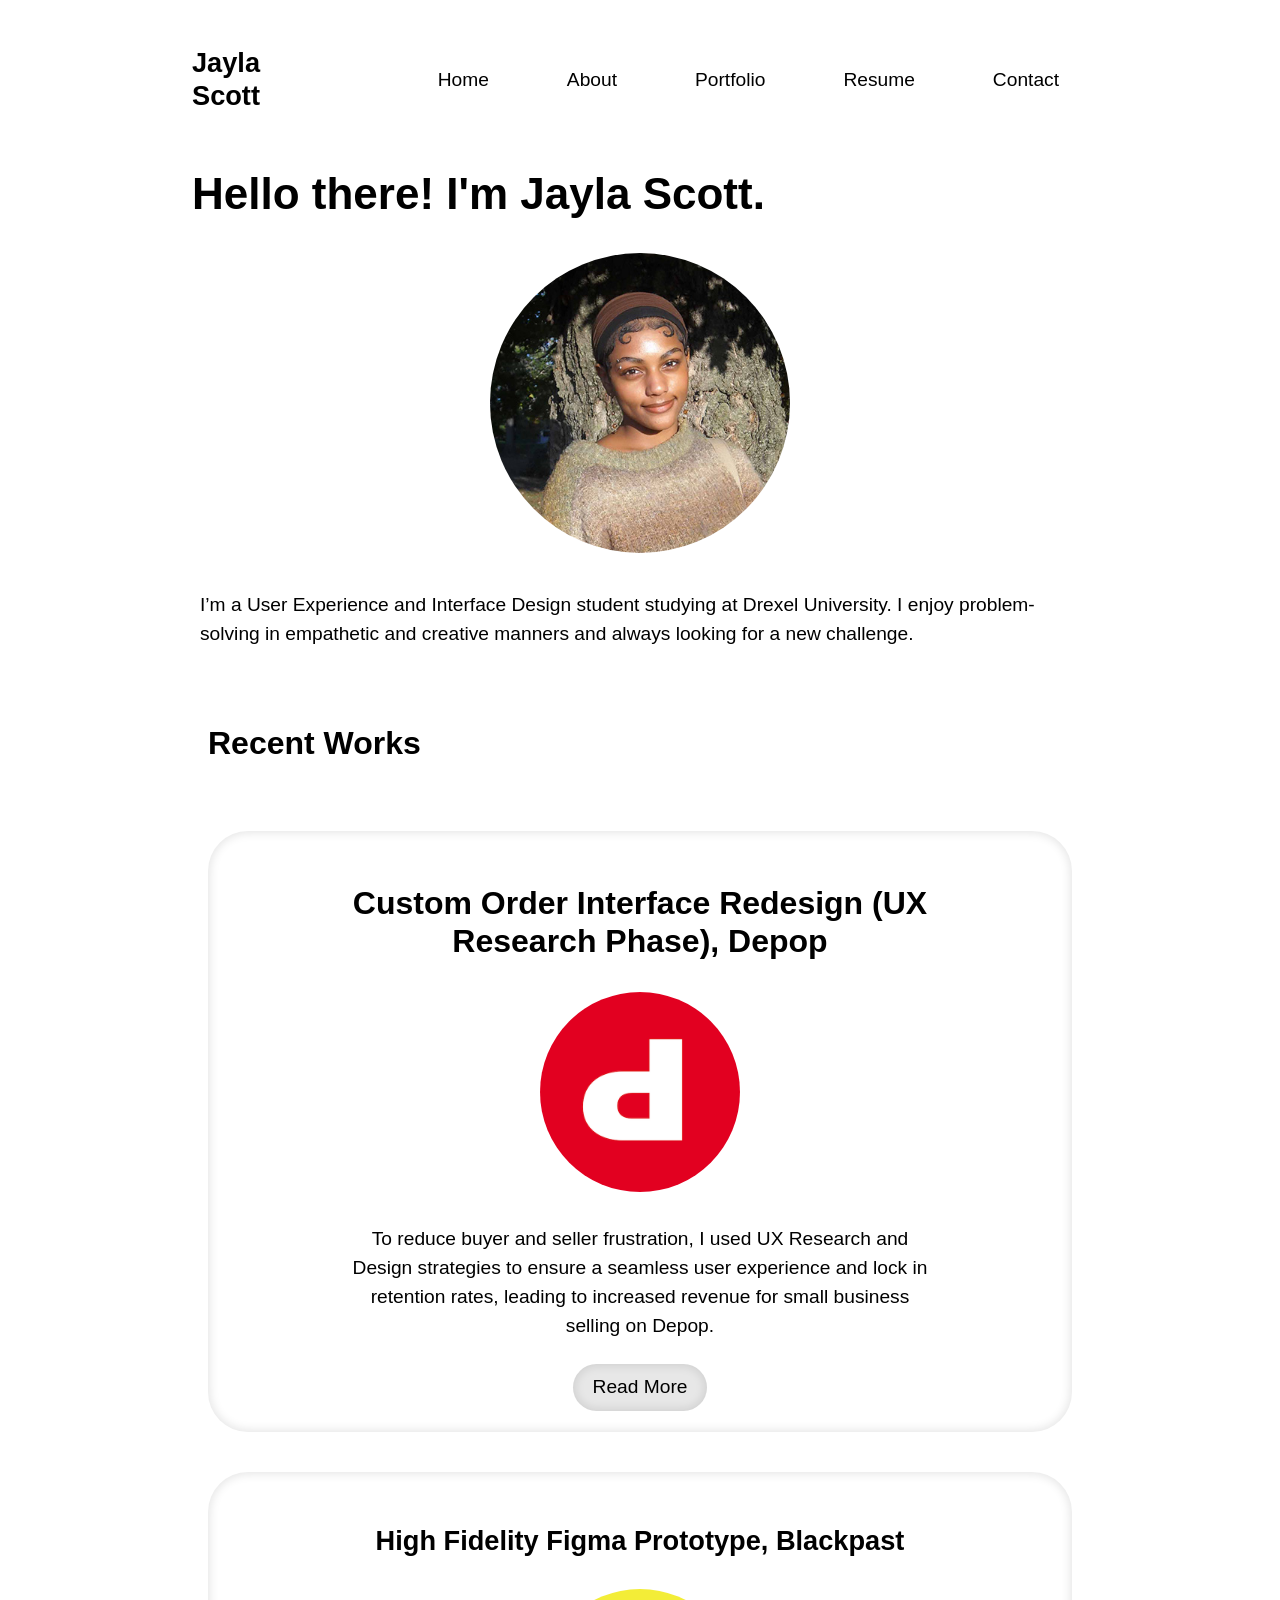
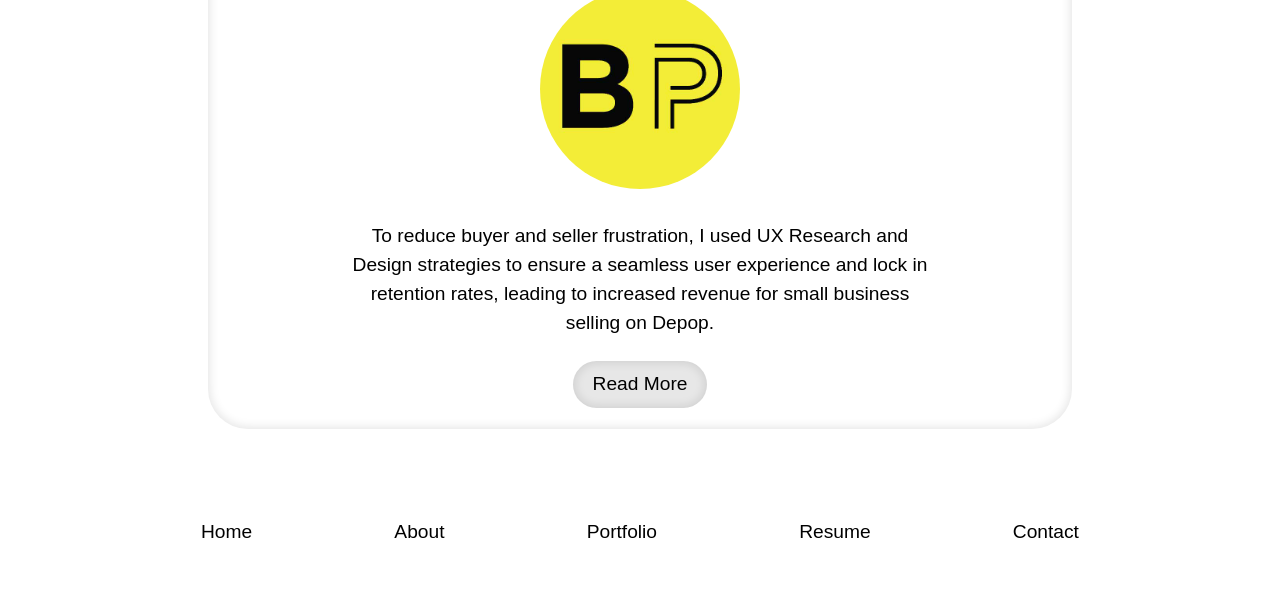
<file: index.html>
<!DOCTYPE html>
<html lang="en">
<head>
    <meta charset="UTF-8">
    <meta name="viewport" content="width=device-width, initial-scale=1.0">
    <title>Jayla Scott's Website</title>
    <link rel="stylesheet" href="css/style.css"/>
</head>

<body>
 

    <header class="header">
    <div class="header-inner">
 
<!-- watched YT video to help me with hamburger menu -->
    <h3>Jayla Scott</h3>
      <input type="checkbox" id="toggle-menu">

    <label class="hamburga" for="toggle-menu">
        <span class="hamburger-bar"></span>
        <span class="hamburger-bar"></span>
        <span class="hamburger-bar"></span>
    </label>

     <ul class="nav">
        <li><a href="index.html">Home</a></li>
        <li><a href="about.html">About</a></li>
        <li><a href="portfolio.html">Portfolio</a></li>
        <li><a href="resume.html">Resume</a></li>
        <li><a href="contact.html">Contact</a></li>
    </ul>
    </header>

 
    <main>
         <h1>Hello there! I'm Jayla Scott.</h1>

    <section class="homepage-photo">
       <img src = "Images/jaylahp.jpg"
       alt = "Jayla wearing an earth toned sweater, smiling and standing in a field with grass and trees"
       width="300"
       height = "300"
       style="border-radius: 150px;">
       </section>
    
        <p>
            I’m a User Experience and Interface Design student studying at Drexel University. 
            I enjoy problem-solving in empathetic and creative manners and always looking for a new challenge.
        </p>
    
        <section class="heading-2">
            <h2>Recent Works</h2>
        </section>

        <section class="project-container">
            <section class="project-content">
                <h2>Custom Order Interface Redesign (UX Research Phase), Depop</h2>
                <img src="Images/depoplogo.png"
                width=200
                height=200
                style="border-radius: 150px;"
                alt="Red background, white letter D depop logo">
            <p> 
                To reduce buyer and seller frustration, I used UX Research and Design strategies to ensure a seamless user experience and lock in retention rates, 
                leading to increased revenue for small business selling on Depop.
            </p>     
        <a href="portfolio.html#Case-Studies" class="button">Read More</a>
        </section>
        </section>

        <section class="project-container">
            <section class="project-content">
            <h3>High Fidelity Figma Prototype, Blackpast</h3>
            <img src="Images/bplogo.jpg"
            width=200
            height=200
            style="border-radius: 150px;"
            alt="Blackpast initial logo with yellow background"
            >
             <p> 
           To reduce buyer and seller frustration, I used UX Research and Design strategies to ensure a seamless user experience
           and lock in retention rates, leading to increased revenue for small business selling on Depop. 
            </p>
        <a href="portfolio.html#Case-Studies" class="button">Read More</a>
        </section>
        </section>


       <footer class="footer">
            <nav aria-label="Footer">
            <a href="index.html">Home</a>
            <a href="about.html">About</a>
            <a href="portfolio.html">Portfolio</a>
            <a href="resume.html">Resume</a>
            <a href="contact.html">Contact</a>
            </nav>
        </footer>

    </main>
</body>
</html>
</file>
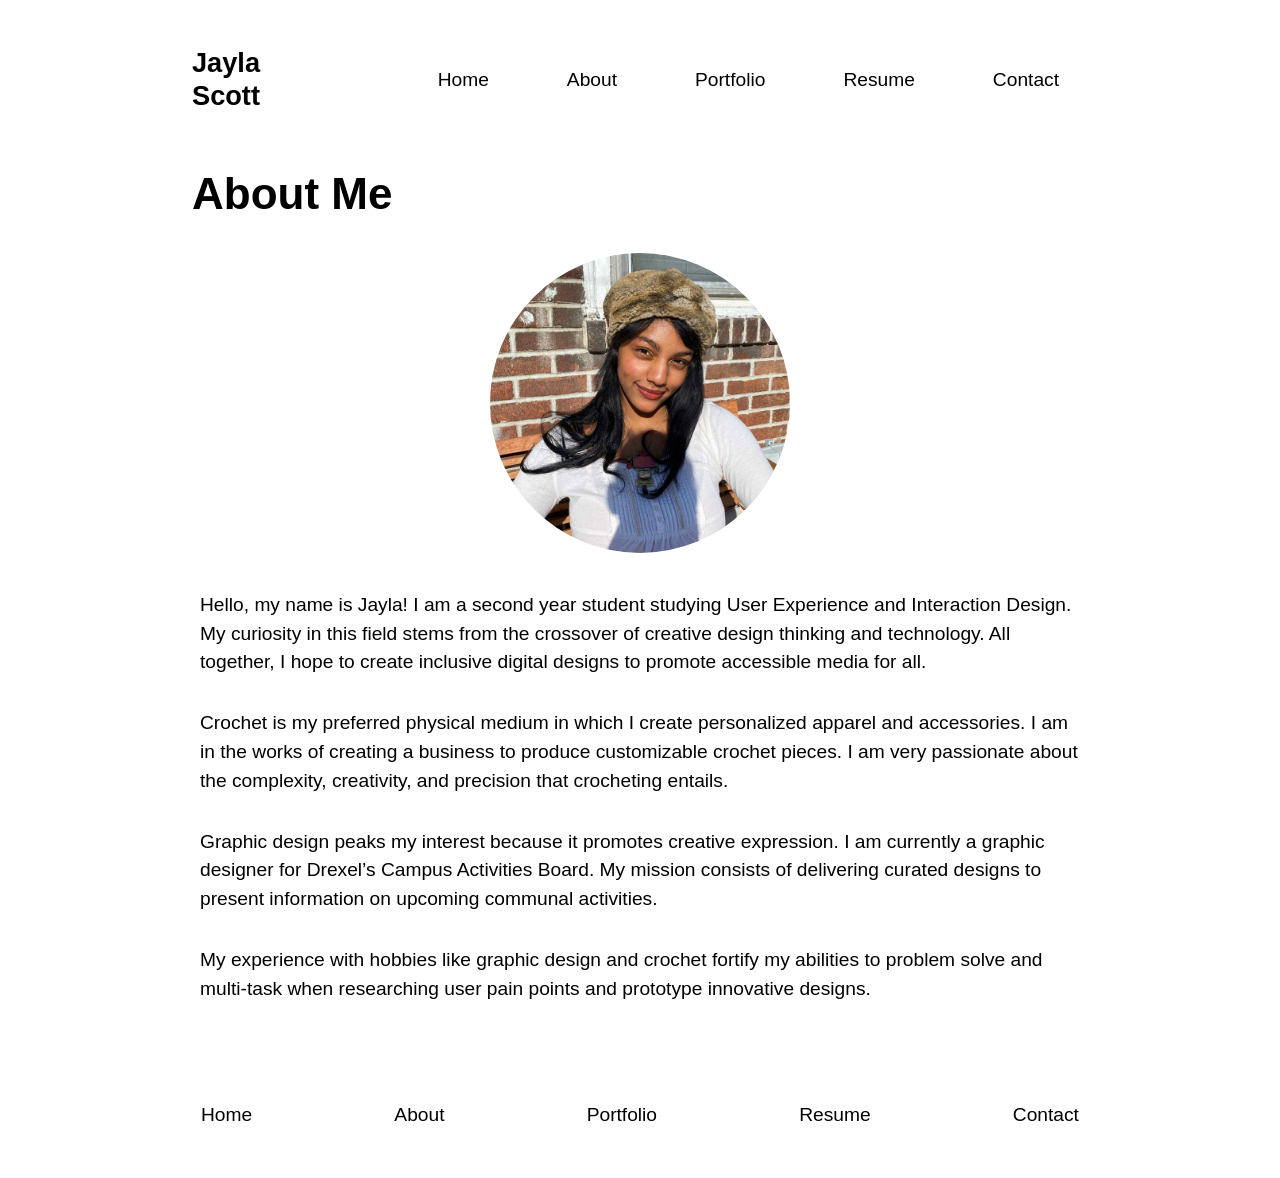
<file: about.html>
<!DOCTYPE html>
<html lang="en">
<head>
    <meta charset="UTF-8">
    <meta name="viewport" content="width=device-width, initial-scale=1.0">
    <title>About</title>
    <link rel="stylesheet" href="css/style.css"/>
</head>
<body>
     <header class="header">
    <div class="header-inner">
 

    <h3>Jayla Scott</h3>
      <input type="checkbox" id="toggle-menu">

    <label class="hamburga" for="toggle-menu">
        <span class="hamburger-bar"></span>
        <span class="hamburger-bar"></span>
        <span class="hamburger-bar"></span>
    </label>
    
     <ul class="nav">
        <li><a href="index.html">Home</a></li>
        <li><a href="about.html">About</a></li>
        <li><a href="portfolio.html">Portfolio</a></li>
        <li><a href="resume.html">Resume</a></li>
        <li><a href="contact.html">Contact</a></li>
    </ul>
    </header>

    <header>
        <h1>About Me</h1>
     </header>
     <section class="about-photo">
        <img src="./Images/jayla-about.jpg" 
        alt="Portrait of Jayla"
        width="300"
        height="300"
        style="border-radius: 150px;"
        >
     </section>
       <p>
            Hello, my name is Jayla! I am a second year student studying User Experience and Interaction Design. 
            My curiosity in this field stems from the crossover of creative design thinking and technology. 
            All together, I hope to create inclusive digital designs to promote accessible media for all.

        </p>

        <p>
            Crochet is my preferred physical medium in which I create personalized apparel and accessories. 
            I am in the works of creating a business to produce customizable crochet pieces. 
            I am very passionate about the complexity, creativity, and precision that crocheting entails.
        </p>

         <p>
         Graphic design peaks my interest because it promotes creative expression. 
         I am currently a graphic designer for Drexel’s Campus Activities Board.
          My mission consists of delivering curated designs to present information on upcoming communal activities.

        </p>

        <p>
        My experience with hobbies like graphic design and crochet fortify my abilities
         to problem solve and multi-task when researching user pain points and prototype innovative designs.
        </p>
     

    <main>
    </main>


       <footer class="footer">
            <nav aria-label="Footer">
            <a href="index.html">Home</a>
            <a href="about.html">About</a>
            <a href="portfolio.html">Portfolio</a>
            <a href="resume.html">Resume</a>
            <a href="contact.html">Contact</a>
            </nav>
        </footer>
</body>
</html>
</file>
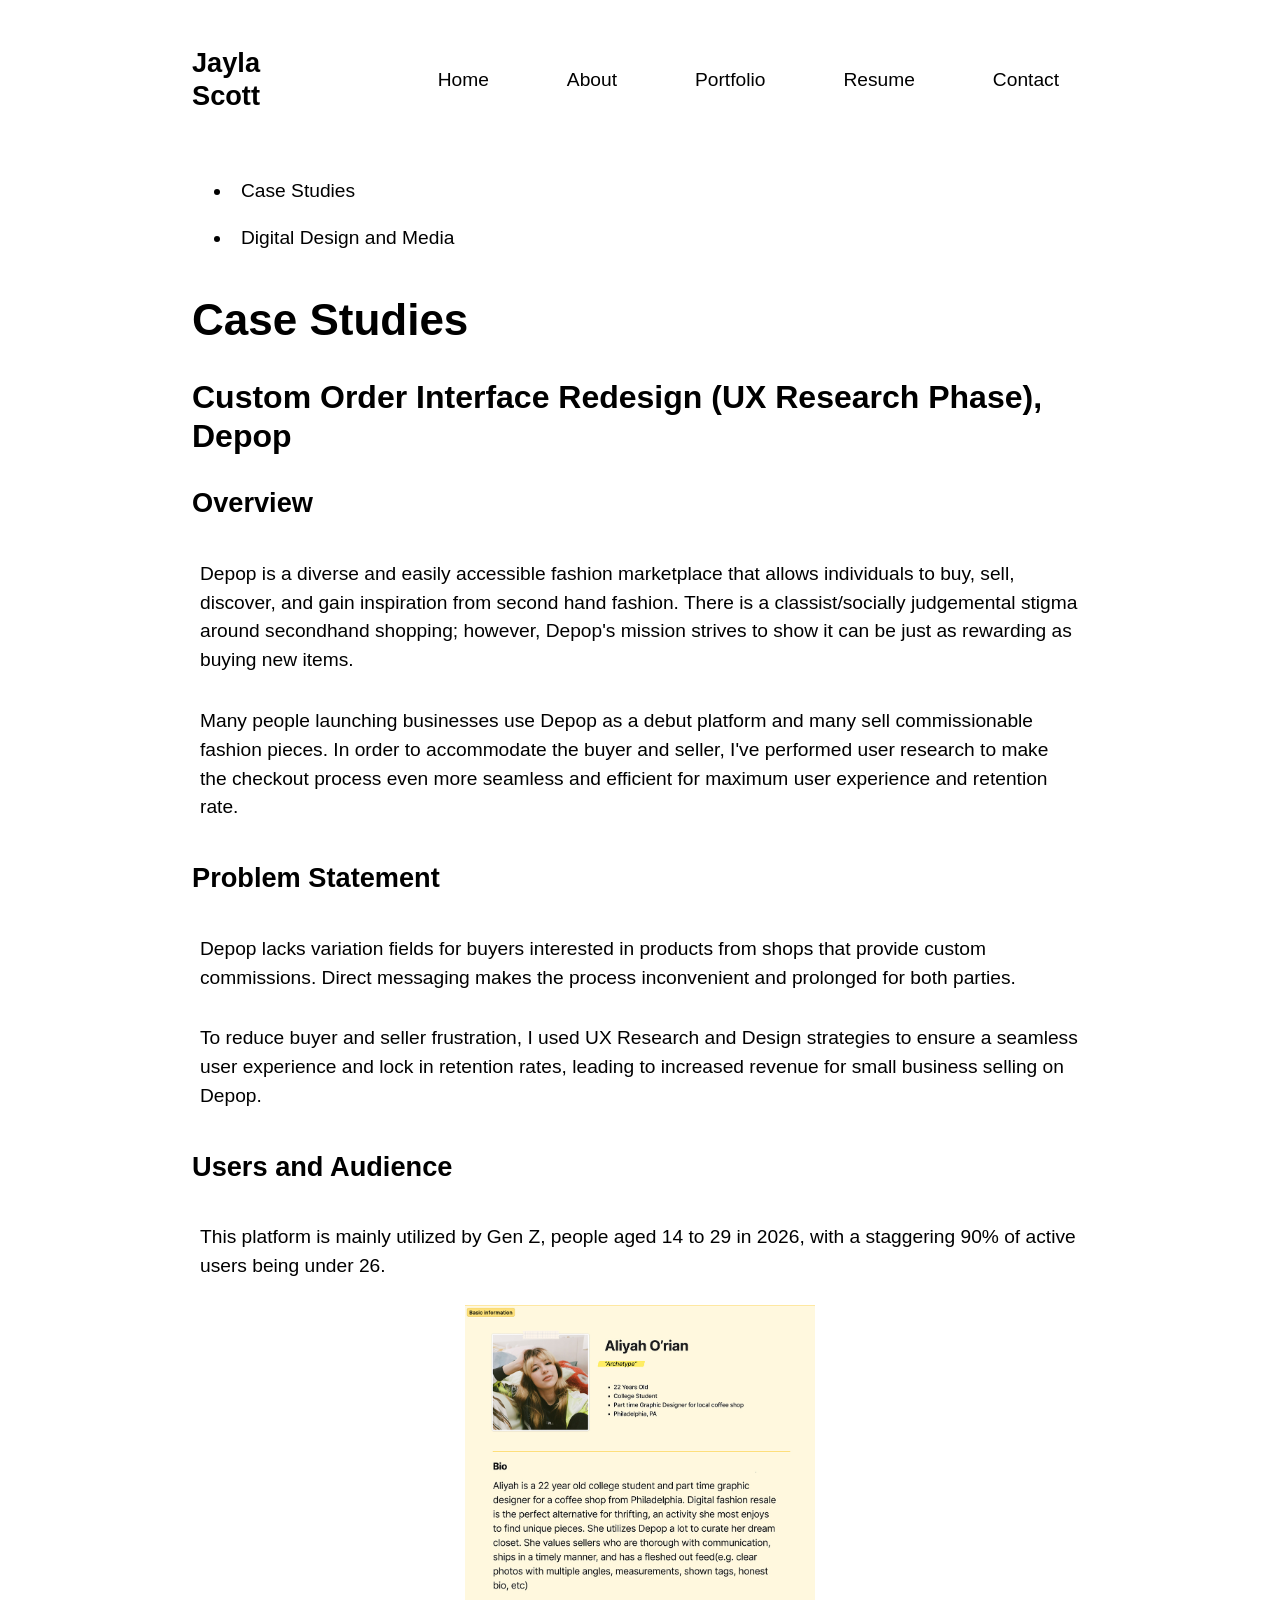
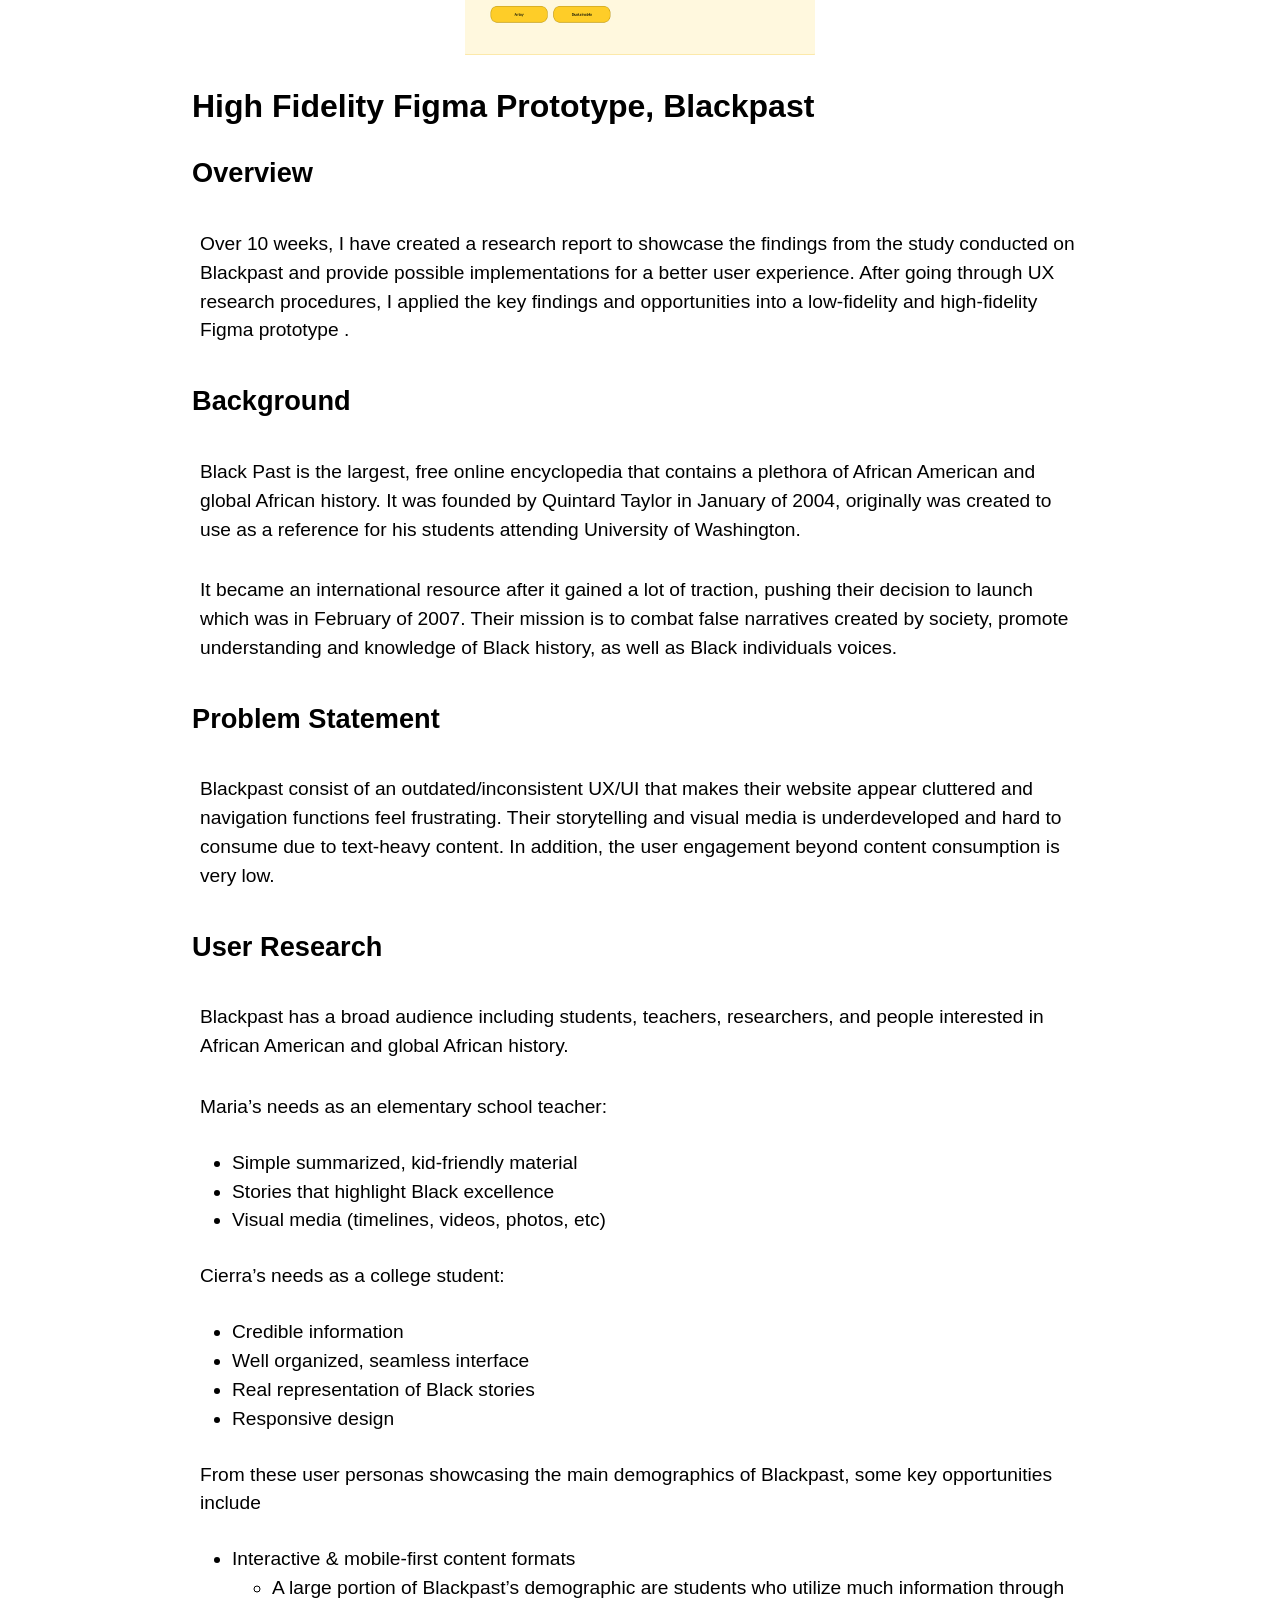
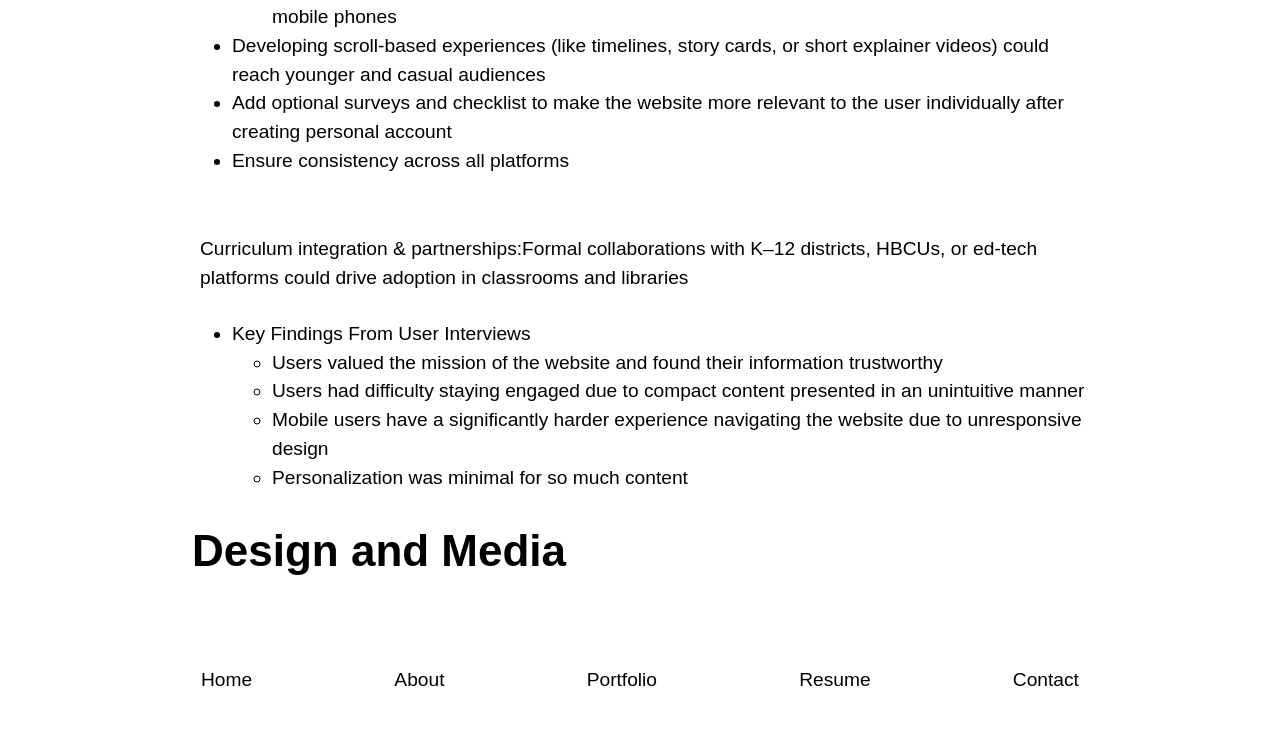
<file: portfolio.html>
<!DOCTYPE html>
<html lang="en">
<head>
    <meta charset="UTF-8">
    <meta name="viewport" content="width=device-width, initial-scale=1.0">
    <title>Portfolio</title>
    <link rel="stylesheet" href="css/style.css"/>

</head>
<body>
   <header class="header">
    <div class="header-inner">
 

    <h3>Jayla Scott</h3>
      <input type="checkbox" id="toggle-menu">

    <label class="hamburga" for="toggle-menu">
        <span class="hamburger-bar"></span>
        <span class="hamburger-bar"></span>
        <span class="hamburger-bar"></span>
    </label>
    
     <ul class="nav">
        <li><a href="index.html">Home</a></li>
        <li><a href="about.html">About</a></li>
        <li><a href="portfolio.html">Portfolio</a></li>
        <li><a href="resume.html">Resume</a></li>
        <li><a href="contact.html">Contact</a></li>
    </ul>
    </header>


<ul>
    <li><a href="#Case-Studies">Case Studies</a></li>
    <li><a href="#Digital-Design-and-Media">Digital Design and Media</a></li>
</ul>
    <h1 id="Case-Studies">Case Studies</h1>
    <h2> Custom Order Interface Redesign (UX Research Phase), Depop</h2>

<h3>Overview</h3>

<section>
    <p> 
        Depop is a diverse and easily accessible fashion marketplace that allows individuals to buy, sell, discover, and gain inspiration from second hand fashion. 
        There is a classist/socially judgemental stigma around secondhand shopping; however, 
        Depop's mission strives to show it can be just as rewarding as buying new items. 
    </p>
    <p>
        Many people launching businesses use Depop as a debut platform and many sell commissionable fashion pieces.
        In order to accommodate the buyer and seller, I've performed user research to make the checkout process even 
        more seamless and efficient for maximum user experience and retention rate.

</p>
</section>
    
<h3>Problem Statement</h3>

<section>
    <p>
        Depop lacks variation fields for buyers interested in products from shops that provide custom commissions. 
        Direct messaging makes the process inconvenient and prolonged for both parties.
    </p>
        
    <p>
        To reduce buyer and seller frustration, I used UX Research and Design strategies to ensure a seamless user experience and lock in retention rates, 
        leading to increased revenue for small business selling on Depop. 
    </p>
</section>

<section>

    <h3>Users and Audience</h3>

    <p>
        This platform is mainly utilized by Gen Z, people aged 14 to 29 in 2026, with a staggering 90% of active users being under 26. 
    </p>
</section>

<section  class="portfolio-imgs">
  <img src ="Images/userpersona.jpg"
  width="350"
  height="350"
  alt="User persona of a young adult female with fair skin and black and blonde hair, wearing a grren and black hoodie"
  > 
</section>


    <h2>High Fidelity Figma Prototype, Blackpast</h2>

     <h3>Overview</h3>

    <p>
        Over 10 weeks, I have created a research report to showcase the findings from the study conducted on Blackpast and provide 
        possible implementations for a better user experience. After going through UX research procedures, I applied the key findings 
        and opportunities into a low-fidelity and high-fidelity Figma prototype .
    </p>

    <h3>Background</h3>
    <p>
        Black Past is the largest, free online encyclopedia that contains a plethora of African American and global African history. 
        It was founded by Quintard Taylor in January of 2004, originally was created to use as a reference for his students attending
         University of Washington.
    </p>
    <p>
    It became an international resource after it gained a lot of traction, pushing their decision to launch which was in February of 2007.
    Their mission is to combat false narratives created by society, promote understanding and knowledge of Black history, as well as Black individuals voices.
    </p>

    <h3>Problem Statement</h3>

    <p>
    Blackpast consist of an outdated/inconsistent UX/UI that makes their website appear cluttered and navigation functions feel frustrating.
     Their storytelling and visual media is underdeveloped and hard to consume due to text-heavy content. In addition, the user engagement beyond 
     content consumption is very low.

    </p>
 
    <h3>User Research</h3>
    <p>
    Blackpast has a broad audience including students, teachers, researchers, and people interested in African American and global African history. 
    </p>
    <p>
      Maria’s needs as an elementary school teacher:  
    </p>
    <ul>
       <li> Simple summarized, kid-friendly material</li>
        <li>Stories that highlight Black excellence</li>
        <li>Visual media (timelines, videos, photos, etc)</li>
    </ul>

    <p>
    Cierra’s needs as a college student:
    </p>
    <ul>
       <li> Credible information</li>
        <li>Well organized, seamless interface</li>
        <li>Real representation of Black stories</li>
        <li>Responsive design</li>
    </ul>

    <p>
        From these user personas showcasing the main demographics of Blackpast, some key opportunities include
    </p>
  <ul>
       <li>Interactive & mobile-first content formats</li>
       <ul>
        <li>A large portion of Blackpast’s demographic are students who utilize much information through mobile phones</li>
       </ul>
        <li>Developing scroll-based experiences (like timelines, story cards, or short explainer videos) could reach younger and casual audiences</li>
        <li>Add optional surveys and checklist to make the website more relevant to the user individually after creating personal account</li>
        <li>Ensure consistency across all platforms</li>
    </ul>
    <p>
    <p>Curriculum integration & partnerships:Formal collaborations with K–12 districts, HBCUs, or ed-tech platforms could drive adoption in classrooms and libraries
    </p>
 <ul>
       <li> Key Findings From User Interviews</li>
        <ul>
            <li>Users valued the mission of the website and found their information trustworthy</li>
            <li>Users had difficulty staying engaged due to compact content presented in an unintuitive manner</li>
            <li>Mobile users have a significantly harder experience navigating the website due to unresponsive design</li>
            <li>Personalization was minimal for so much content</li>
        </ul>
    </ul>





    <h1 id="Digital-Design-and-Media"> Design and Media</h1>


       <footer class="footer">
            <nav aria-label="Footer">
            <a href="index.html">Home</a>
            <a href="about.html">About</a>
            <a href="portfolio.html">Portfolio</a>
            <a href="resume.html">Resume</a>
            <a href="contact.html">Contact</a>
            </nav>
        </footer>
</body>
</html>
</file>
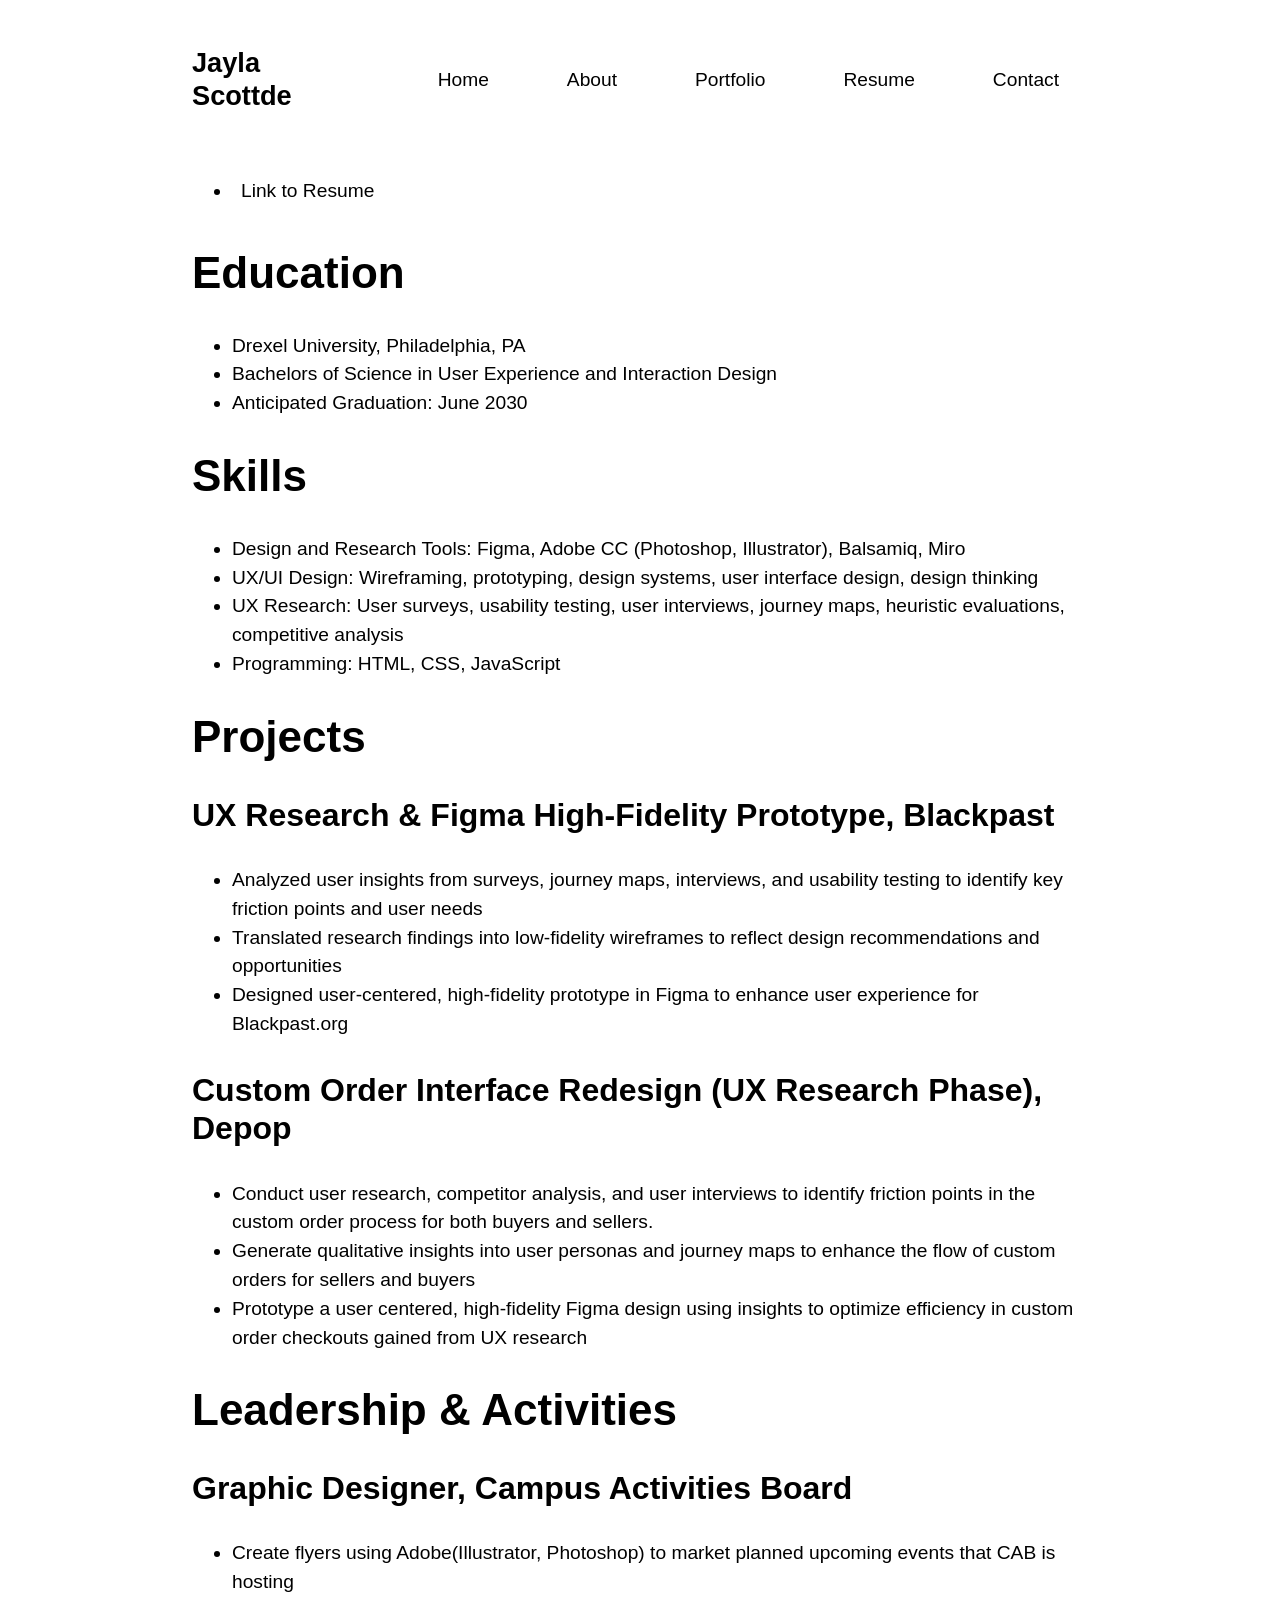
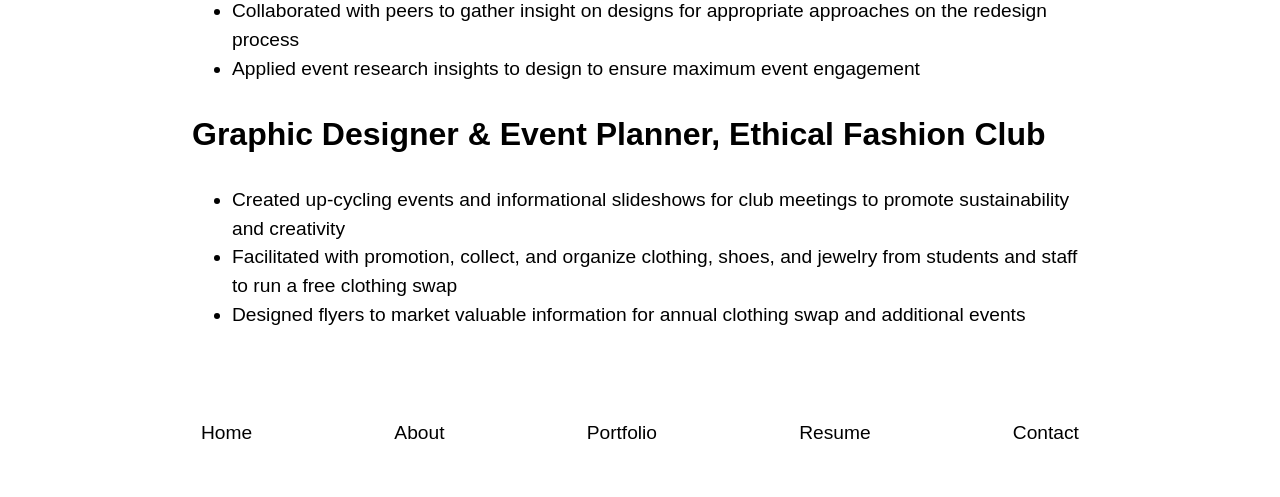
<file: resume.html>
<!DOCTYPE html>
<html lang="en">
<head>
    <meta charset="UTF-8">
    <meta name="viewport" content="width=device-width, initial-scale=1.0">
    <title>Resume</title>
    <link rel="stylesheet" href="css/style.css"/>

</head>
<body>
       <header class="header">
    <div class="header-inner">
 
<!-- watched YT video to help me with hamburger menu -->
    <h3>Jayla Scottde</h3>
      <input type="checkbox" id="toggle-menu">

    <label class="hamburga" for="toggle-menu">
        <span class="hamburger-bar"></span>
        <span class="hamburger-bar"></span>
        <span class="hamburger-bar"></span>
    </label>

     <ul class="nav">
        <li><a href="index.html">Home</a></li>
        <li><a href="about.html">About</a></li>
        <li><a href="portfolio.html">Portfolio</a></li>
        <li><a href="resume.html">Resume</a></li>
        <li><a href="contact.html">Contact</a></li>
    </ul>
    </header>

    <ul>
        <li><a href= "https://drexel0-my.sharepoint.com/my?viewid=5bcef250%2D89a1%2D4d63%2D9096%2Da3566982ddef&ga=1&id=%2Fpersonal%2Fjs5593%5Fdrexel%5Fedu%2FDocuments%2FCo%2Dop%20Resume%5BJayla%20Scott%5D%2FJayla%20Scott%20Co%2Dop%20Resume%2Epdf&parent=%2Fpersonal%2Fjs5593%5Fdrexel%5Fedu%2FDocuments%2FCo%2Dop%20Resume%5BJayla%20Scott%5D"
        target="_blank">Link to Resume</a> </li> 
    </ul>

    <h1>Education</h1>
       <ul>
        <li>Drexel University, Philadelphia, PA</li>
        <li>Bachelors of Science in User Experience and Interaction Design</li>
        <li>Anticipated Graduation: June 2030</li>
       </ul>

    <h1>Skills</h1>
       <ul>
        <li>Design and Research Tools:  Figma, Adobe CC (Photoshop,  Illustrator), Balsamiq, Miro </li>
        <li>UX/UI Design: Wireframing, prototyping, design systems, user interface design, design thinking</li>
        <li>UX Research: User surveys, usability testing, user interviews, journey maps, heuristic evaluations, competitive analysis</li>
        <li>Programming: HTML, CSS, JavaScript</li>
       </ul>
    <h1>Projects</h1>

     <h2>UX Research & Figma High-Fidelity Prototype, Blackpast</h2>
       <ul>
        <li>Analyzed user insights from surveys, journey maps, interviews, and usability testing to identify key friction points and user needs</li>
        <li>Translated research findings into low-fidelity wireframes to reflect design recommendations and opportunities</li>
        <li>Designed user-centered,  high-fidelity prototype in Figma to enhance user experience for Blackpast.org</li>
       </ul>

     <h2>Custom Order Interface Redesign (UX Research Phase), Depop</h2>
       <ul>
        <li>Conduct user research, competitor analysis, and user interviews to identify friction points in the custom order process for both buyers and sellers.</li>
        <li>Generate qualitative insights into user personas and journey maps to enhance the flow of custom orders for sellers and buyers</li>
        <li>Prototype a user centered, high-fidelity Figma design using insights to optimize efficiency in custom order checkouts gained from UX research</li>
       </ul>
       
    <h1>Leadership & Activities</h1>

       <h2>Graphic Designer, Campus Activities Board</h2>
        <ul>
            <li>Create flyers using Adobe(Illustrator, Photoshop) to market planned upcoming events that CAB is hosting</li>
            <li>Collaborated with  peers to gather insight on  designs for appropriate approaches on the redesign process</li>
            <li>Applied event research insights to design to ensure maximum event engagement</li>
        </ul>

       <h2>Graphic Designer & Event Planner, Ethical Fashion Club</h2>
        <ul>
            <li>Created up-cycling events and informational slideshows for club meetings to promote sustainability and creativity</li>
            <li>Facilitated with promotion, collect, and organize clothing, shoes, and jewelry from students and staff to run a free clothing swap</li>
            <li>Designed flyers to market valuable information for annual clothing swap and additional events</li>
        </ul>    

       <footer class="footer">
            <nav aria-label="Footer">
            <a href="index.html">Home</a>
            <a href="about.html">About</a>
            <a href="portfolio.html">Portfolio</a>
            <a href="resume.html">Resume</a>
            <a href="contact.html">Contact</a>
            </nav>
        </footer>
</body>
</html>
</file>
<file: css/style.css>
:root {
  --color-backrgound: #ffffff;
  --color-foreground: #000000;
  --color-link: #000000;
  --color-link-hover: #ff2f90;
  --button-backrground: #e7e7e7;
  --button-hover: #222222;
  --class-color-bg: #ffffff; 

  --font-size-base: 1.2rem;
  --font-size-heading1:2.75rem;
  --font-size-heading2: 2rem;
  --font-size-heading3: 1.7rem;
  --button-padding: 9px;
  --button-radius: 10px;
  --border-radius: 40px;
  --project-card-padding: .3rem;
  --heading-padding: 20px;
  --heading-margin: 1rem;



*{
  box-sizing: border-box;
}


body
{
padding: 2rem;
max-width: 60rem;
margin-inline: auto;
max-width: 60rem ;
background-color: var(--color-backrgound);
color: var(--color-foreground);
font-size: var(--font-size-base);
font-weight: 250;
line-height: 1.5;


font-family:
	ui-rounded,
	-apple-system,
	BlinkMacSystemFont,
	'Segoe UI',
	Roboto,
	sans-serif;
}

h1, h2, h3
{
margin-top: var(--heading-margin) ;
margin-bottom:var(--heading-margin) ;
line-height: 1.2;
font-weight: 600;
}

h1
{
font-size: var(--font-size-heading1);
margin-bottom: 2rem;
margin-top: 2rem;

} 
h2
{
margin-bottom: 2rem;
margin-top: 2rem;

font-size: var(--font-size-heading2);
}

h3{
margin-bottom: 2rem;
margin-top: 2rem;
  font-size: var(--font-size-heading3);
}
/*heading styles*/
nav{
  display: flex;
  justify-content: space-between;
}

footer{
  margin-top: 5rem;
}
.header{
  height: 80px;
  border-bottom: 1px;
  display: flex;
  align-items: center;
  margin-bottom: 3rem;

}

.nav{
  display: block;
  position: absolute;
  background: #ffffff;
  color: #000000;
  width: 100%;
  top:80px;
  left: -9999px;
}

#toggle-menu:checked ~  .nav {
  left: 0;

}
.nav li{
  border-bottom: 1px solid #000000; 
    list-style: none;
    margin: 0;
    padding: 20px;

}

.hamburga 
{
  width: 20px;
  display: block;
}

.hamburger-bar {
  width: 100%;
  display: block;
  height: 3px;
  border-radius: 2px;
  background-color: #444444;
}

.hamburger-bar + .hamburger-bar {
  margin-top: 4px;
}

#toggle-menu{
  opacity: 0;
}

@media (min-width:800px){
  .nav li{
    border: none;
  }
  .hamburger-bar{
    display: none;
  }
  .nav{
  display: inline-flex;
  align-items: center;
  justify-content: space-between;
  gap: 20px;
  position: static;
  width: auto;
}

}

a 
{
display: block;
padding: var(--button-padding);
max-width: 60rem;
color: var(--color-link);
text-decoration:underline;
text-decoration: none;
}


.header-inner {
  display: flex;
  align-items: center;
  justify-content: space-between;
  width: 100%;
}


a:hover
{
color: var(--color-link-hover);
}

.button
{
text-decoration: none;
background-color: var(--button-backrground);
border-radius: 30px;
padding-left: 20px;
padding-right: 20px;

box-shadow: inset 0 0 10px 2px rgba(0, 0, 0, 0.1);


}
.button:hover
{
background-color: var(--button-hover);
color: var(--color-link-hover);

}
/*connecting unfinished media/learn more*/

.heading-2{
margin: var(--heading-margin);
padding-top:var(--heading-padding);
padding-bottom:var(--heading-padding);

}

.project-container {
background-color: var(--class-color-bg);
width: auto;
height: auto;
padding: var(--project-card-padding);
margin-left: 1rem;
margin-right: 1rem;
margin-bottom: 2.5rem;
border-radius: var(--border-radius);
box-shadow: inset 0 0 10px 2px rgba(0, 0, 0, 0.1);

.button{
  width: fit-content;
  	max-width: 60ch;
	  margin-inline: auto;
}
text-align: center;  
}
/*searched how to add box shadow and align content to center*/
}

.project-content
{
padding: 1rem;
	max-width: 60ch;
	margin-inline: auto;

}
/* case study set up*/

.portfolio-imgs{
  display: flex;
  justify-content: center;
  align-items: center;
}

.homepage-photo{
  display: flex;
  justify-content: center;
  align-items: center;
  margin-bottom: 30px;
  margin-top: 30px;
}

.about-photo{
  display: flex;
  justify-content: center;
  align-items: center;
  margin-bottom: 30px;
  margin-top: 30px;
}


nav a:focus-visible {
outline: 2px solid var(--color-link);
outline-offset: 3px;
}

.button:focus-visible{
outline: 2px solid var(--color-link);
outline-offset: 3px;
}

/*elements reached through tab */

p{
  padding: .5rem;
  max-width: 60rem ;
  width:100%;
  margin-bottom: 1rem;
  margin-top: 1rem;

}
</file>
